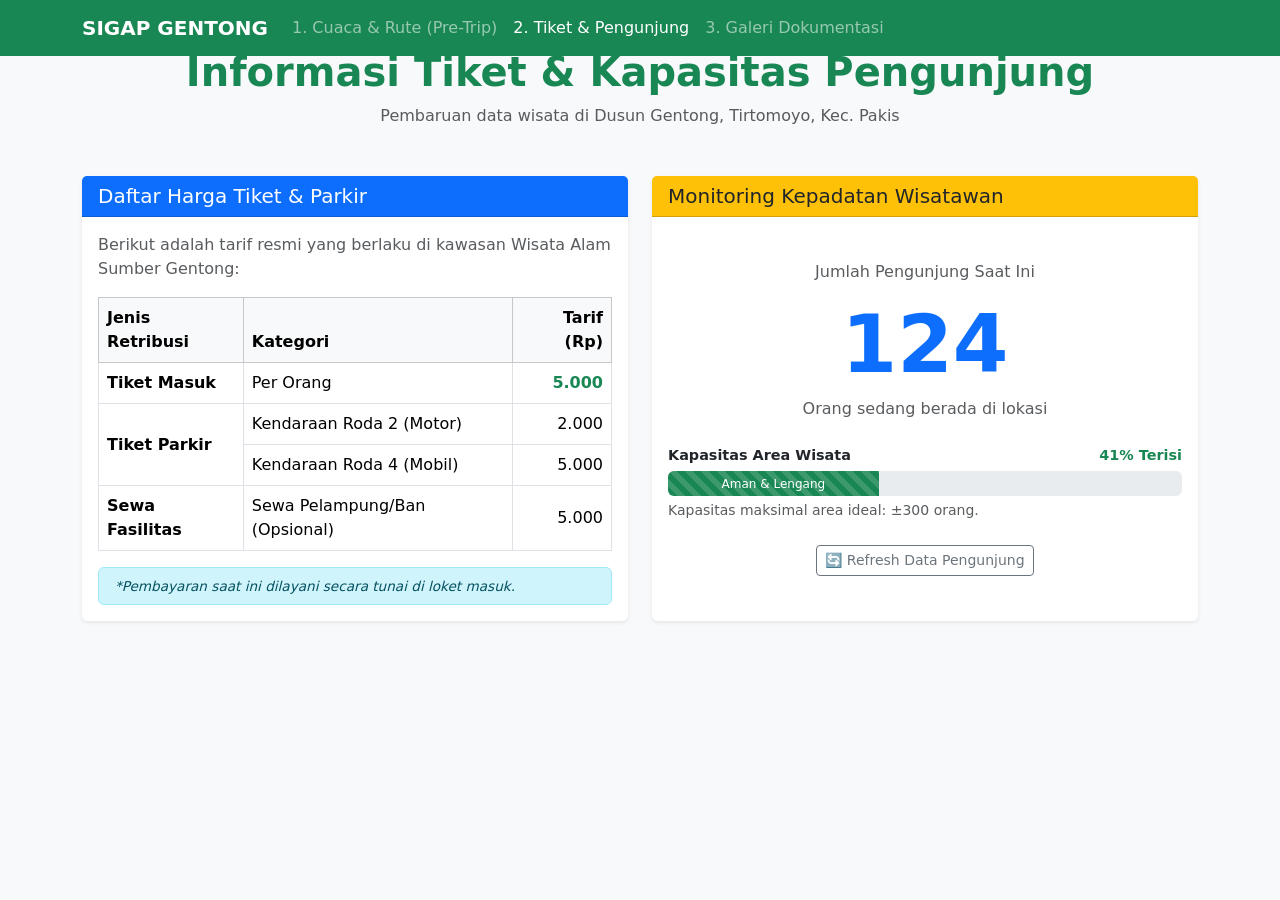
<file: SIGAP_Gentong/halaman2.html>
<!DOCTYPE html>
<html lang="id">
<head>
    <meta charset="UTF-8">
    <meta name="viewport" content="width=device-width, initial-scale=1.0">
    <title>Tiket & Pengunjung - Sumber Gentong</title>
    <link href="https://cdn.jsdelivr.net/npm/bootstrap@5.3.0/dist/css/bootstrap.min.css" rel="stylesheet">
</head>
<body class="bg-light">

<nav class="navbar navbar-expand-lg navbar-dark bg-success fixed-top">
    <div class="container">
        <a class="navbar-brand fw-bold" href="#">SIGAP GENTONG</a>
        <div class="collapse navbar-collapse" id="navbarNav">
            <ul class="navbar-nav">
                <li class="nav-item">
                    <a class="nav-link" href="index.html">1. Cuaca & Rute (Pre-Trip)</a>
                </li>
                <li class="nav-item">
                    <a class="nav-link active" href="halaman2.html">2. Tiket & Pengunjung</a>
                </li>
                <li class="nav-item">
                    <a class="nav-link" href="halaman3.html">3. Galeri Dokumentasi</a>
                </li>
            </ul>
        </div>
    </div>
</nav>

<div class="container mt-5 mb-5">
    <div class="text-center mb-5">
        <h1 class="fw-bold text-success">Informasi Tiket & Kapasitas Pengunjung</h1>
        <p class="text-muted">Pembaruan data wisata di Dusun Gentong, Tirtomoyo, Kec. Pakis</p>
    </div>

    <div class="row g-4 justify-content-center">
        
        <div class="col-md-6">
            <div class="card shadow-sm border-0 h-100">
                <div class="card-header bg-primary text-white">
                    <h5 class="mb-0">Daftar Harga Tiket & Parkir</h5>
                </div>
                <div class="card-body">
                    <p class="text-muted mb-3">Berikut adalah tarif resmi yang berlaku di kawasan Wisata Alam Sumber Gentong:</p>
                    
                    <table class="table table-hover table-bordered align-middle">
                        <thead class="table-light">
                            <tr>
                                <th scope="col">Jenis Retribusi</th>
                                <th scope="col">Kategori</th>
                                <th scope="col" class="text-end">Tarif (Rp)</th>
                            </tr>
                        </thead>
                        <tbody>
                            <tr>
                                <td><strong>Tiket Masuk</strong></td>
                                <td>Per Orang</td>
                                <td class="text-end text-success fw-bold">5.000</td>
                            </tr>
                            <tr>
                                <td rowspan="2"><strong>Tiket Parkir</strong></td>
                                <td>Kendaraan Roda 2 (Motor)</td>
                                <td class="text-end">2.000</td>
                            </tr>
                            <tr>
                                <td>Kendaraan Roda 4 (Mobil)</td>
                                <td class="text-end">5.000</td>
                            </tr>
                            <tr>
                                <td><strong>Sewa Fasilitas</strong></td>
                                <td>Sewa Pelampung/Ban (Opsional)</td>
                                <td class="text-end">5.000</td>
                            </tr>
                        </tbody>
                    </table>
                    <div class="alert alert-info py-2 mb-0" style="font-size: 0.85em;">
                        <em>*Pembayaran saat ini dilayani secara tunai di loket masuk.</em>
                    </div>
                </div>
            </div>
        </div>

        <div class="col-md-6">
            <div class="card shadow-sm border-0 h-100">
                <div class="card-header bg-warning text-dark fw-bold">
                    <h5 class="mb-0">Monitoring Kepadatan Wisatawan</h5>
                </div>
                <div class="card-body text-center d-flex flex-column justify-content-center">
                    
                    <h6 class="text-muted mb-3">Jumlah Pengunjung Saat Ini</h6>
                    
                    <div class="display-1 fw-bold text-primary mb-1" id="angkaPengunjung">124</div>
                    <p class="text-muted mb-4">Orang sedang berada di lokasi</p>

                    <div class="text-start">
                        <div class="d-flex justify-content-between mb-1">
                            <span class="fw-bold" style="font-size: 0.9em;">Kapasitas Area Wisata</span>
                            <span class="fw-bold text-success" style="font-size: 0.9em;">41% Terisi</span>
                        </div>
                        <div class="progress" style="height: 25px;">
                            <div class="progress-bar bg-success progress-bar-striped progress-bar-animated" role="progressbar" style="width: 41%;" aria-valuenow="124" aria-valuemin="0" aria-valuemax="300">Aman & Lengang</div>
                        </div>
                        <small class="text-muted mt-1 d-block">Kapasitas maksimal area ideal: ±300 orang.</small>
                    </div>

                    <div class="mt-4">
                        <button class="btn btn-outline-secondary btn-sm" onclick="alert('Ini adalah tombol simulasi. Pada penerapan nyatanya, data angka ini akan otomatis diambil (query) dari database MySQL yang terhubung dengan loket tiket masuk.')">
                            🔄 Refresh Data Pengunjung
                        </button>
                    </div>

                </div>
            </div>
        </div>

    </div>
</div>

<script src="https://cdn.jsdelivr.net/npm/bootstrap@5.3.0/dist/js/bootstrap.bundle.min.js"></script>
</body>
</html>
</file>
